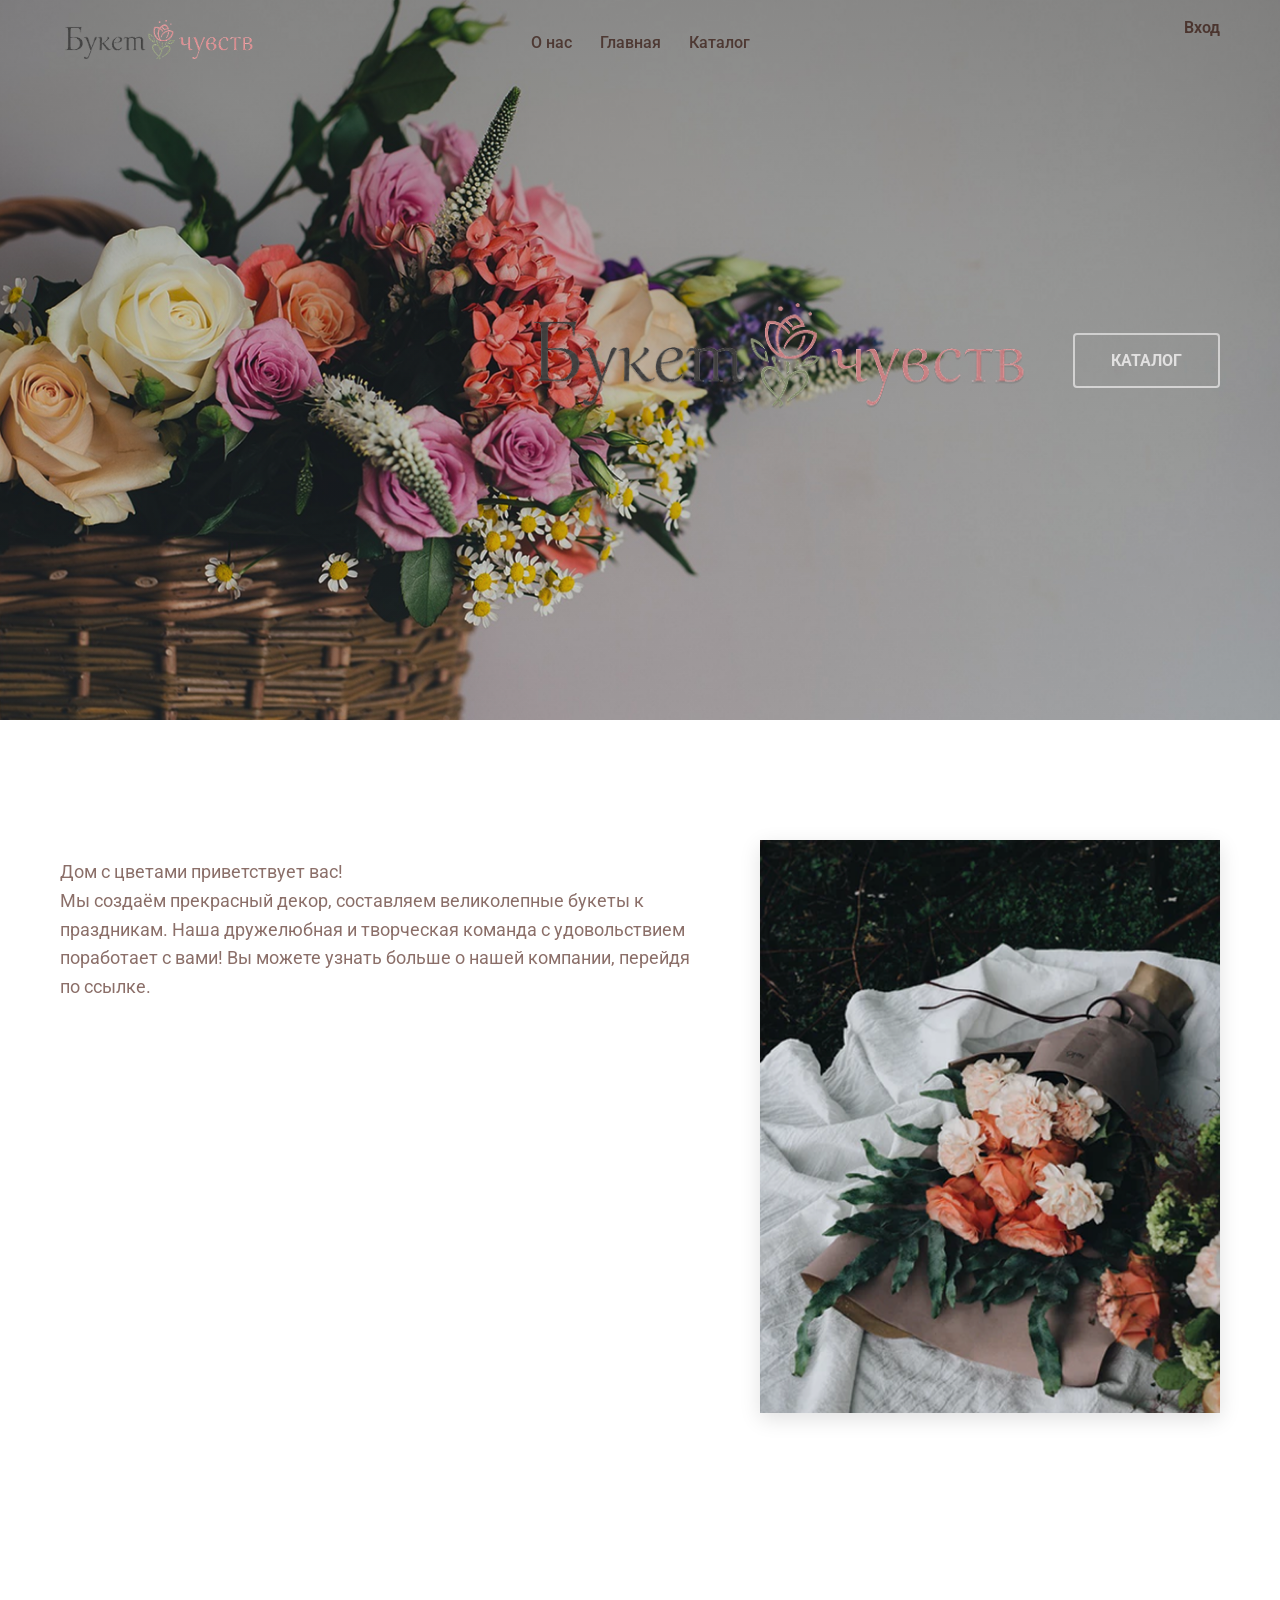
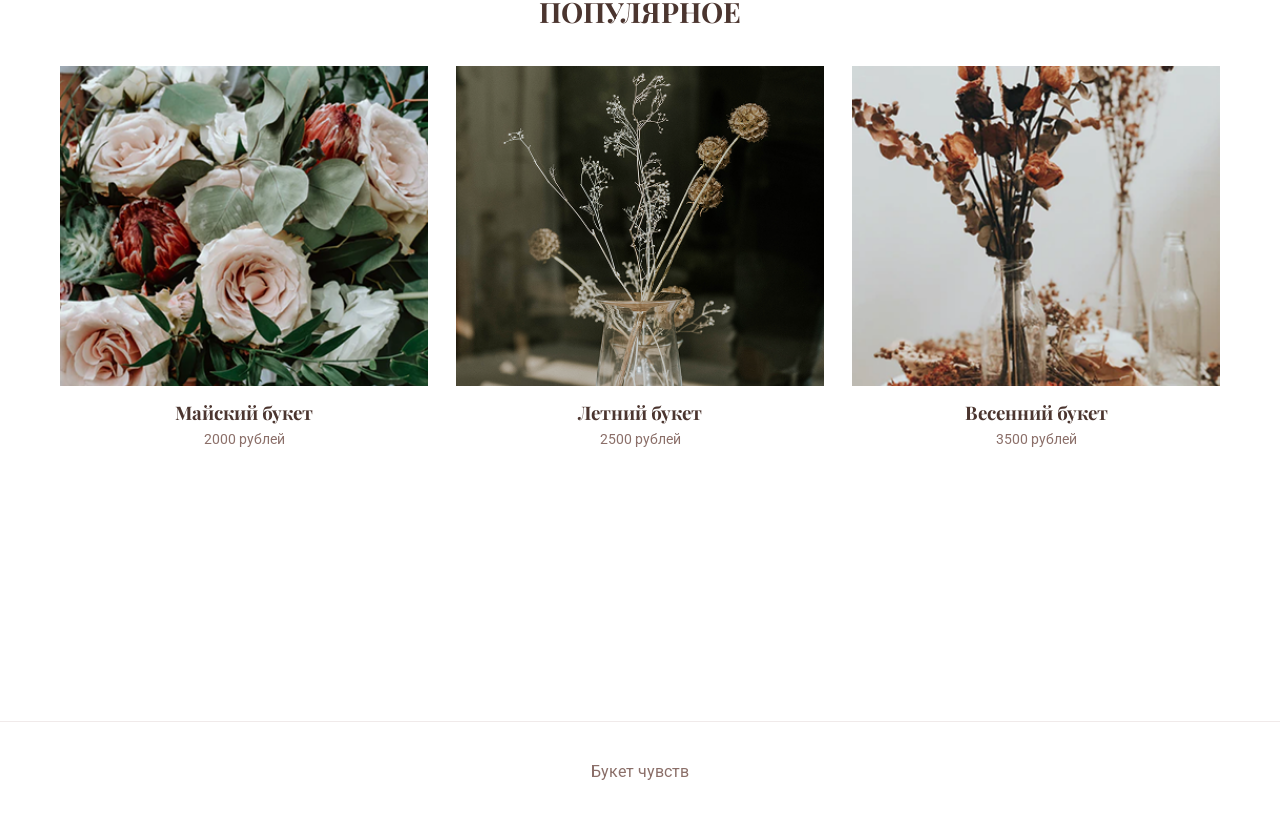
<file: flower/index.html>
<!doctype html>
<html lang="ru">
<head>
  <meta charset="utf-8">
  <meta name="viewport" content="width=device-width, initial-scale=1">
  <title>Букет чувств — Практика верстки</title>
  <link href="https://fonts.googleapis.com/css2?family=Playfair+Display:wght@400;700&family=Roboto:wght@300;400;700&display=swap" rel="stylesheet">
  <link rel="stylesheet" href="styles.css">
</head>
<body>
  <header class="site-header">
    <div class="wrap header-inner">
      <img src="img/logo.png" alt="Логотип Букет чувств" class="logo">
      <nav class="main-nav">
        <a href="about.html">О нас</a>
        <a href="index.html">Главная</a>
        <a href="#catalog">Каталог</a>
      </nav>
      <a class="login" href="login.html">Вход</a>
    </div>
  </header>

  <section class="hero">
    <div class="hero-inner wrap">
      <div class="hero-brand">
        <img src="img/logo.png" alt="Букет чувств"/>
      </div>
      <a href="#catalog" class="btn outline large">КАТАЛОГ</a>
    </div>
  </section>

  <main>
    <section class="intro wrap" id="about">
      <div class="intro-text">
        <p>Дом с цветами приветствует вас!<br>
        Мы создаём прекрасный декор, составляем великолепные букеты к праздникам. Наша дружелюбная и творческая команда с удовольствием поработает с вами! Вы можете узнать больше о нашей компании, перейдя по ссылке.</p>
        <a class="btn outline">БОЛЬШЕ</a>
      </div>
      <div class="intro-image">
        <img src="img/forvibe1.png" alt="Букет на ткани">
      </div>
    </section>

    <section class="popular wrap">
      <h2 class="section-title">ПОПУЛЯРНОЕ</h2>
      <div class="grid products">
        <article class="card">
          <img src="img/tovar1.png" alt="Майский букет">
          <h3>Майский букет</h3>
          <div class="price">2000 рублей</div>
        </article>
        <article class="card">
          <img src="img/tovar2.png" alt="Летний букет">
          <h3>Летний букет</h3>
          <div class="price">2500 рублей</div>
        </article>
        <article class="card">
          <img src="img/tovar3.png" alt="Весенний букет">
          <h3>Весенний букет</h3>
          <div class="price">3500 рублей</div>
        </article>
      </div>
      <div class="center"><a class="btn outline">БОЛЬШЕ</a></div>
      <div class="center"><a href="#catalog" class="btn outline">КАТАЛОГ</a></div>
    </section>
  </main>

  <footer class="site-footer">
    <div class="wrap">Букет чувств</div>
  </footer>
</body>
</html>
</file>
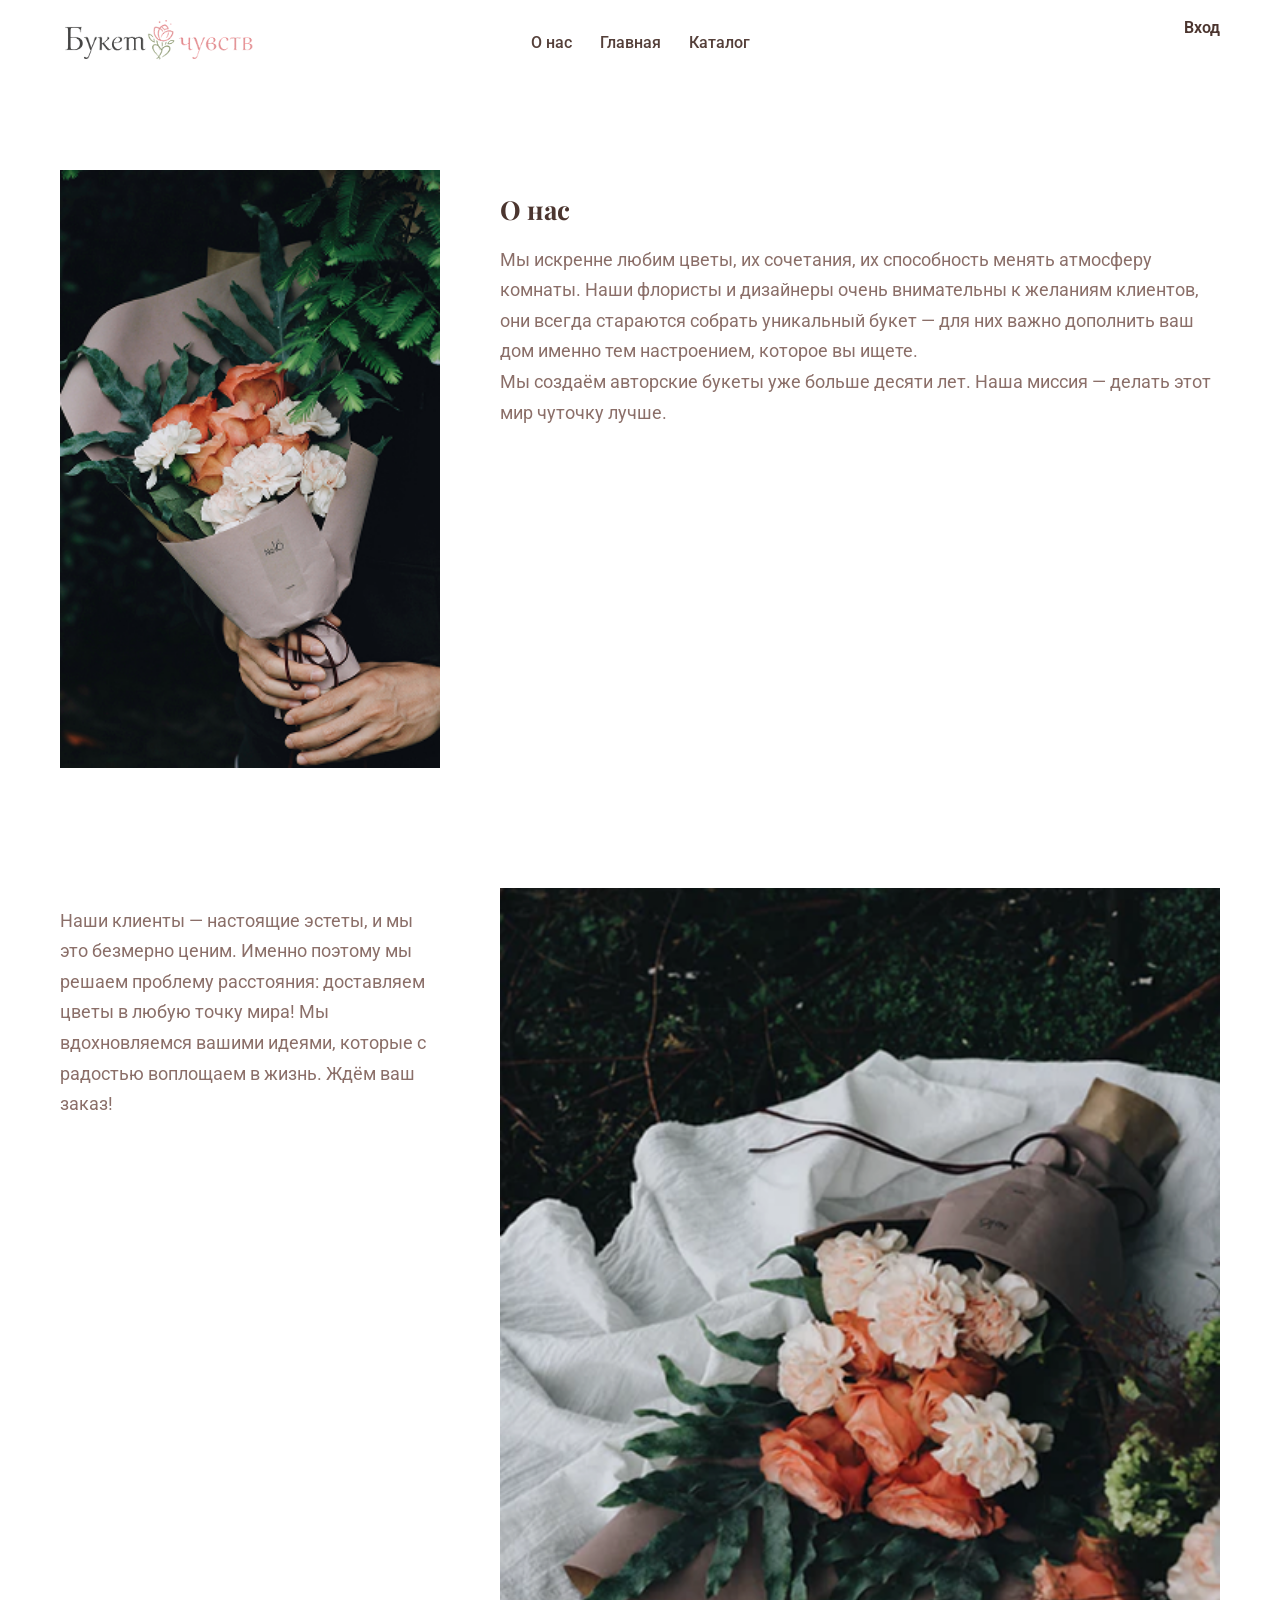
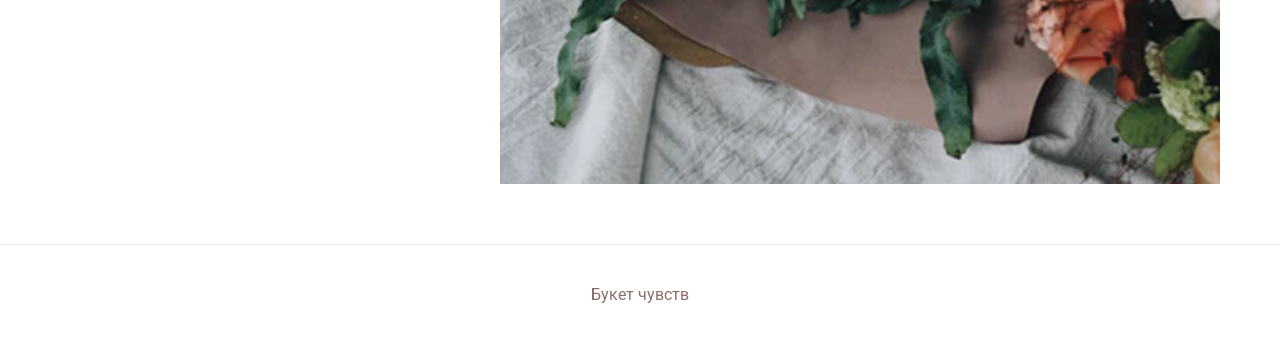
<file: flower/about.html>
<!doctype html>
<html lang="ru">
<head>
  <meta charset="utf-8">
  <meta name="viewport" content="width=device-width, initial-scale=1">
  <title>О нас — Букет чувств</title>
  <link href="https://fonts.googleapis.com/css2?family=Playfair+Display:wght@400;700&family=Roboto:wght@300;400;700&display=swap" rel="stylesheet">
  <link rel="stylesheet" href="styles.css">
</head>
<body>
  <header class="site-header">
    <div class="wrap header-inner">
      <img src="img/logo.png" alt="Логотип Букет чувств" class="logo">
      <nav class="main-nav">
        <a href="about.html">О нас</a>
        <a href="index.html">Главная</a>
        <a href="#catalog">Каталог</a>
      </nav>
      <a class="login" href="login.html">Вход</a>
    </div>
  </header>

  <main class="about-hero">
    <section class="about-grid wrap">
      <div>
        <img src="img/forvibe3.png" alt="Букет в руках">
      </div>
      <div>
        <h1 class="about-title">О нас</h1>
        <p class="lead">Мы искренне любим цветы, их сочетания, их способность менять атмосферу комнаты. Наши флористы и дизайнеры очень внимательны к желаниям клиентов, они всегда стараются собрать уникальный букет — для них важно дополнить ваш дом именно тем настроением, которое вы ищете.<br>
        Мы создаём авторские букеты уже больше десяти лет. Наша миссия — делать этот мир чуточку лучше.</p>
      </div>
    </section>

    <section class="about-grid wrap">
      <div>
        <p class="lead">Наши клиенты — настоящие эстеты, и мы это безмерно ценим. Именно поэтому мы решаем проблему расстояния: доставляем цветы в любую точку мира! Мы вдохновляемся вашими идеями, которые с радостью воплощаем в жизнь. Ждём ваш заказ!</p>
      </div>
      <div>
        <img src="img/forvibe1.png" alt="Букеты на ткани">
      </div>
    </section>
  </main>

  <footer class="site-footer">
    <div class="wrap">Букет чувств</div>
  </footer>
</body>
</html>
</file>
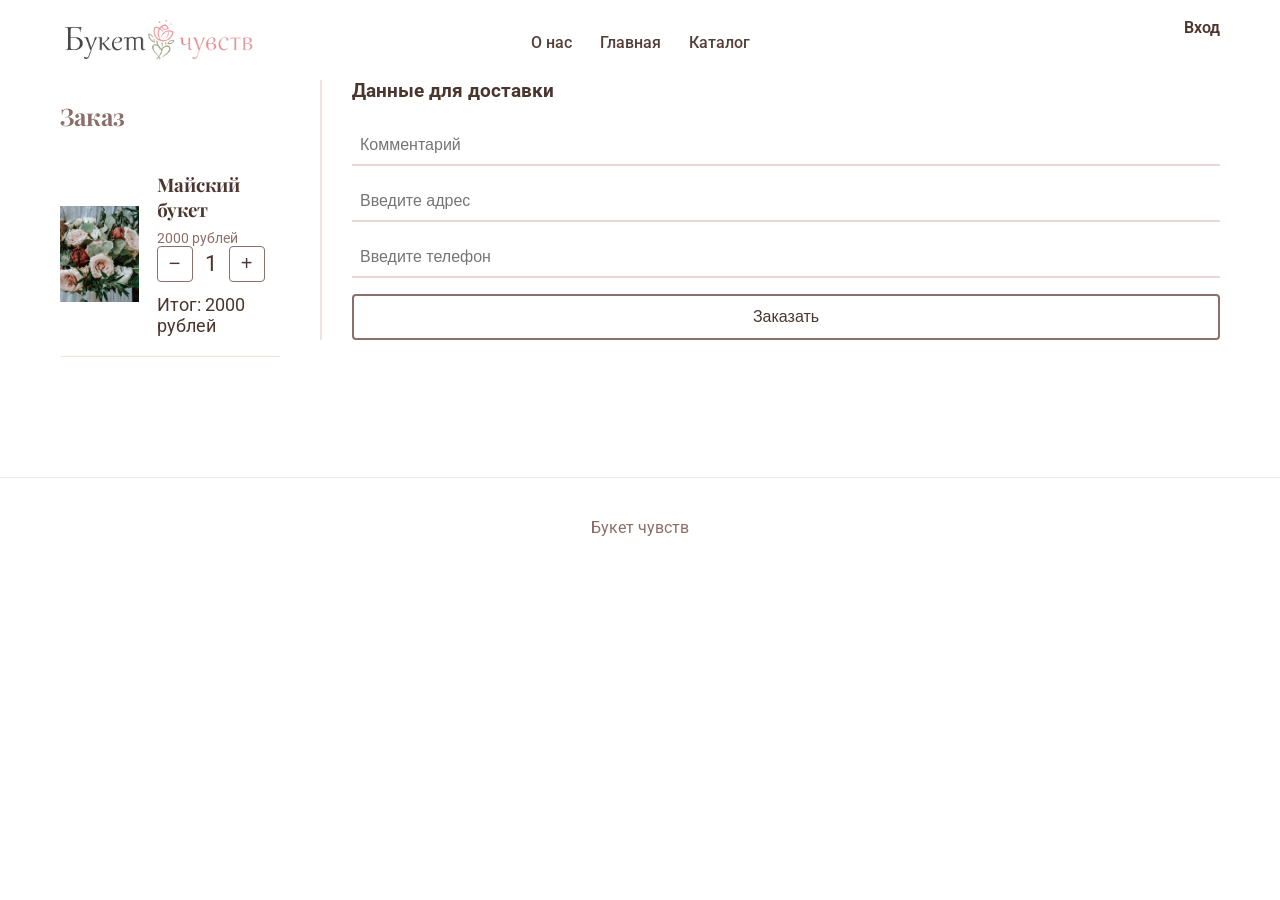
<file: flower/cart.html>
<!doctype html>
<html lang="ru">
<head>
  <meta charset="utf-8">
  <meta name="viewport" content="width=device-width, initial-scale=1">
  <title>Корзина — Букет чувств</title>
  <link href="https://fonts.googleapis.com/css2?family=Playfair+Display:wght@400;700&family=Roboto:wght@300;400;700&display=swap" rel="stylesheet">
  <link rel="stylesheet" href="styles.css">
</head>
<body>
  <header class="site-header">
    <div class="wrap header-inner">
      <img src="img/logo.png" alt="Логотип" class="logo">
      <nav class="main-nav">
        <a href="about.html">О нас</a>
        <a href="index.html">Главная</a>
        <a href="catalog.html">Каталог</a>
      </nav>
      <a class="login" href="login.html">Вход</a>
    </div>
  </header>

  <main class="cart-wrap">
    <div class="wrap cart-grid">
      <div>
        <h2 style="font-family:'Playfair Display',serif;color:var(--muted)">Заказ</h2>

        <div class="cart-item" data-price="2000">
          <img src="img/tovar1.png" alt="Майский букет">
          <div>
            <h3 style="margin:0 0 8px;font-family:'Playfair Display',serif">Майский букет</h3>
            <div class="price">2000 рублей</div>
            <div class="qty">
              <button class="dec">−</button>
              <div class="value">1</div>
              <button class="inc">+</button>
            </div>
            <div class="cart-total" id="cart-total">Итог: 2000 рублей</div>
          </div>
        </div>

      </div>

      <aside class="cart-summary">
        <h3 style="margin-top:0">Данные для доставки</h3>
        <form class="cart-form">
          <input class="cart-input" placeholder="Комментарий">
          <input class="cart-input" placeholder="Введите адрес">
          <input class="cart-input" placeholder="Введите телефон">
          <button class="place-order" type="button">Заказать</button>
        </form>
      </aside>
    </div>
  </main>

  <footer class="site-footer">
    <div class="wrap">Букет чувств</div>
  </footer>

  <script src="cart.js"></script>
</body>
</html>
</file>
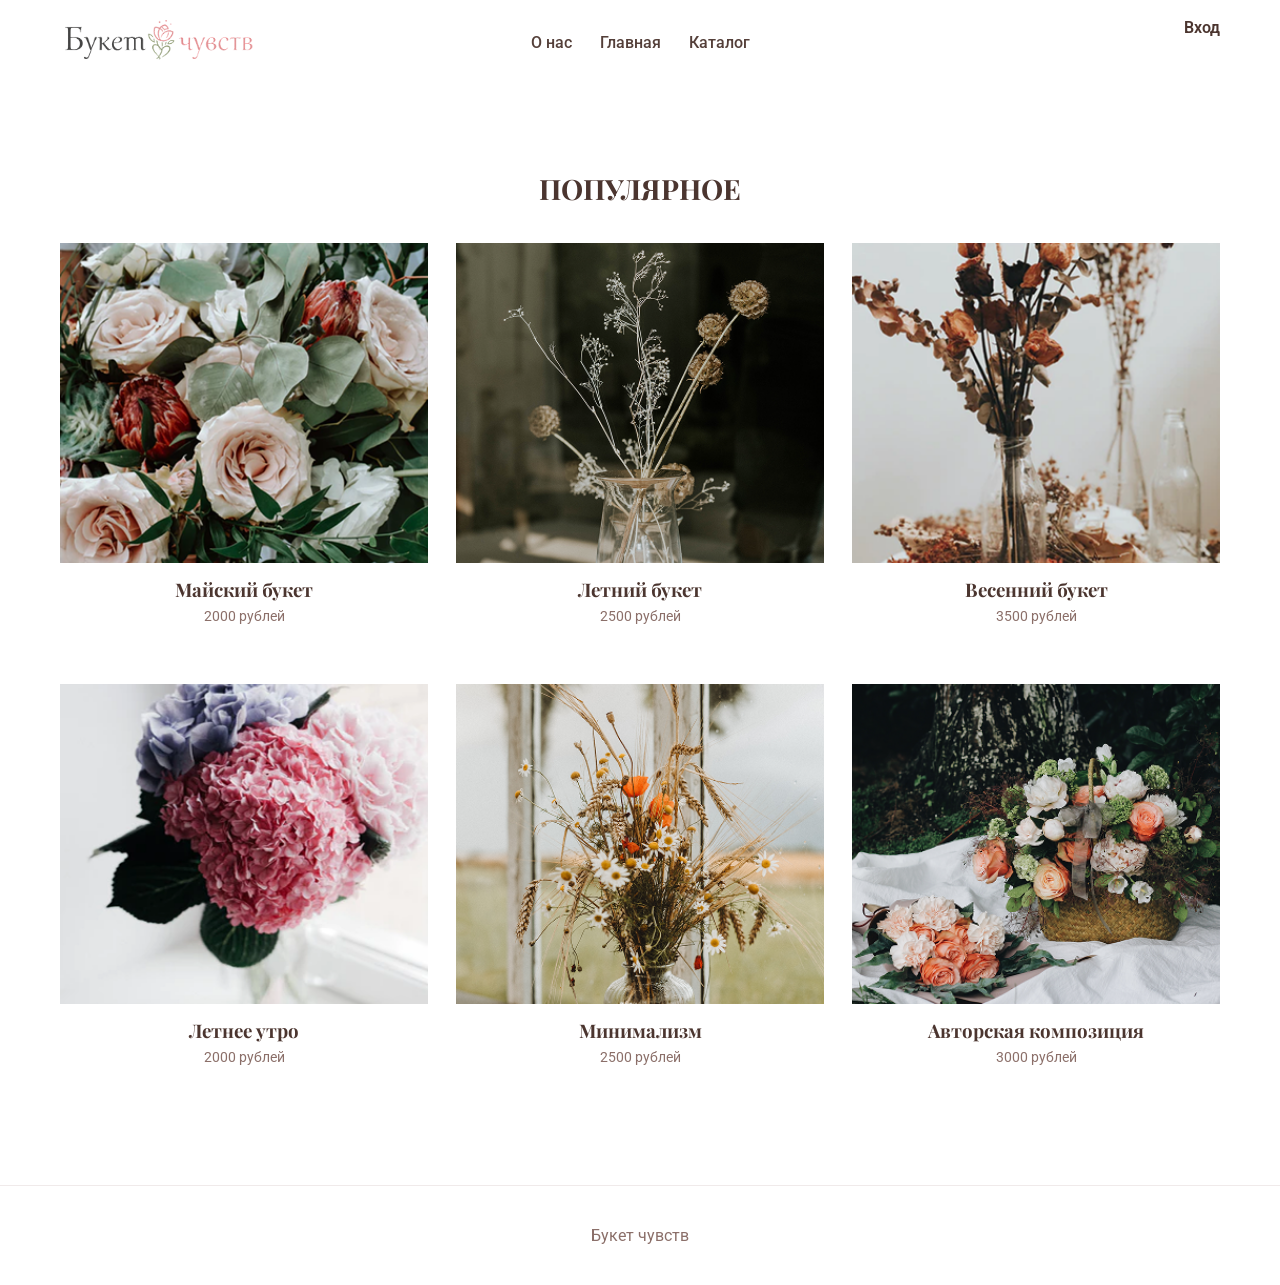
<file: flower/catalog.html>
<!doctype html>
<html lang="ru">
<head>
  <meta charset="utf-8">
  <meta name="viewport" content="width=device-width, initial-scale=1">
  <title>Каталог — Букет чувств</title>
  <link href="https://fonts.googleapis.com/css2?family=Playfair+Display:wght@400;700&family=Roboto:wght@300;400;700&display=swap" rel="stylesheet">
  <link rel="stylesheet" href="styles.css">
</head>
<body>
  <header class="site-header">
    <div class="wrap header-inner">
      <img src="img/logo.png" alt="Логотип Букет чувств" class="logo">
      <nav class="main-nav">
        <a href="about.html">О нас</a>
        <a href="index.html">Главная</a>
        <a href="catalog.html">Каталог</a>
      </nav>
      <a class="login" href="login.html">Вход</a>
    </div>
  </header>

  <main style="padding-top:110px">
    <section class="popular wrap">
      <h2 class="section-title">ПОПУЛЯРНОЕ</h2>
      <div class="grid products">
        <article class="card">
          <img src="img/tovar1.png" alt="Майский букет">
          <h3>Майский букет</h3>
          <div class="price">2000 рублей</div>
        </article>
        <article class="card">
          <img src="img/tovar2.png" alt="Летний букет">
          <h3>Летний букет</h3>
          <div class="price">2500 рублей</div>
        </article>
        <article class="card">
          <img src="img/tovar3.png" alt="Весенний букет">
          <h3>Весенний букет</h3>
          <div class="price">3500 рублей</div>
        </article>
      </div>

      <div style="height:60px"></div>

      <div class="grid products">
        <article class="card">
          <img src="img/tovar4.png" alt="Летнее утро">
          <h3>Летнее утро</h3>
          <div class="price">2000 рублей</div>
        </article>
        <article class="card">
          <img src="img/tovar5.png" alt="Минимализм">
          <h3>Минимализм</h3>
          <div class="price">2500 рублей</div>
        </article>
        <article class="card">
          <img src="img/forvibe2.png" alt="Композиция">
          <h3>Авторская композиция</h3>
          <div class="price">3000 рублей</div>
        </article>
      </div>

    </section>
  </main>

  <footer class="site-footer">
    <div class="wrap">Букет чувств</div>
  </footer>
</body>
</html>
</file>
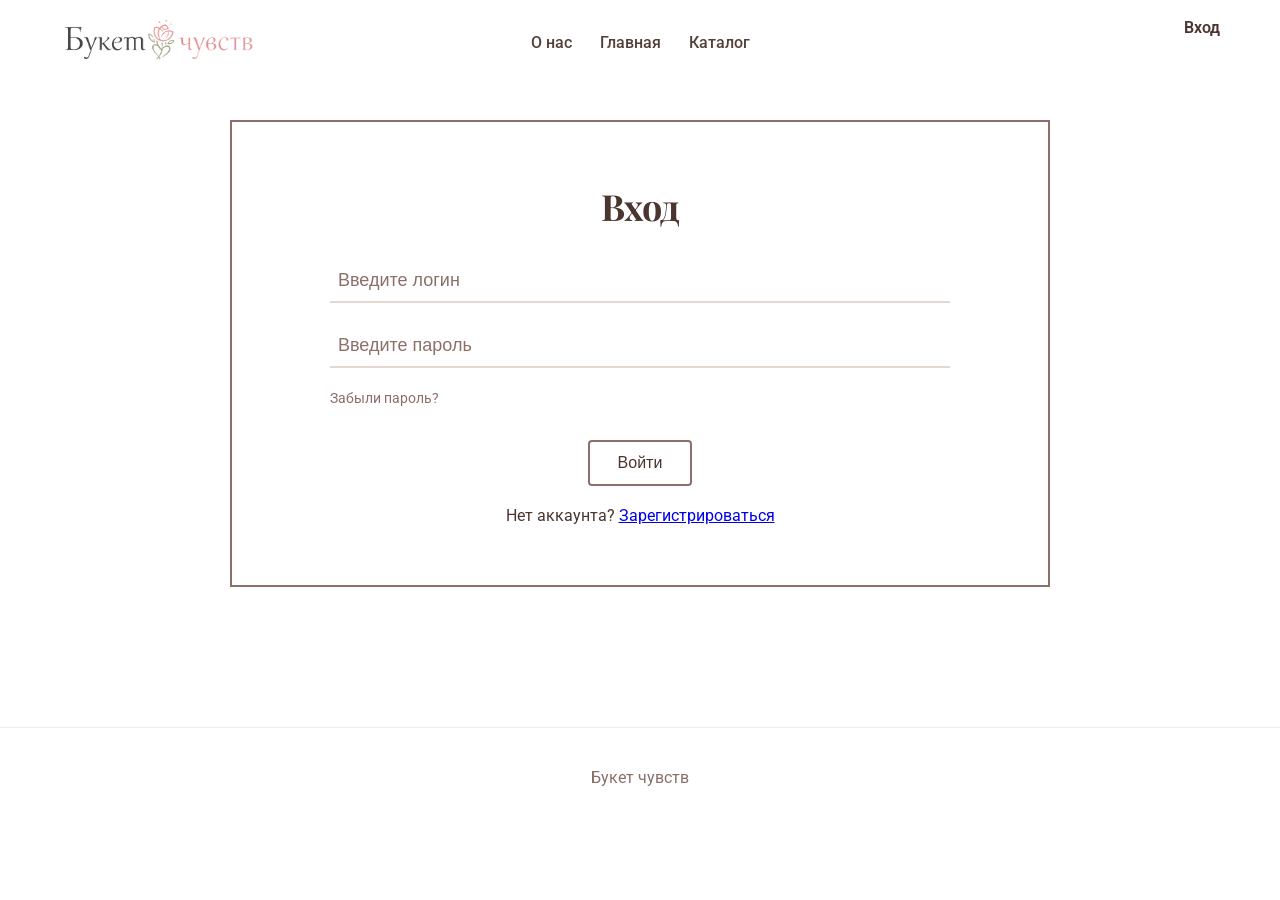
<file: flower/login.html>
<!doctype html>
<html lang="ru">
<head>
  <meta charset="utf-8">
  <meta name="viewport" content="width=device-width, initial-scale=1">
  <title>Вход — Букет чувств</title>
  <link href="https://fonts.googleapis.com/css2?family=Playfair+Display:wght@400;700&family=Roboto:wght@300;400;700&display=swap" rel="stylesheet">
  <link rel="stylesheet" href="styles.css">
</head>
<body>
  <header class="site-header">
    <div class="wrap header-inner">
      <img src="img/logo.png" alt="Логотип" class="logo">
      <nav class="main-nav">
        <a href="about.html">О нас</a>
        <a href="index.html">Главная</a>
        <a href="catalog.html">Каталог</a>
      </nav>
      <a class="login" href="login.html">Вход</a>
    </div>
  </header>

  <main class="auth-wrap">
    <div class="auth-box">
      <h1 class="auth-title">Вход</h1>
      <form class="auth-form" action="#" method="post">
        <input class="auth-input" type="text" name="login" placeholder="Введите логин">
        <input class="auth-input" type="password" name="password" placeholder="Введите пароль">
        <div class="auth-row">
          <a class="forgot" href="#">Забыли пароль?</a>
        </div>
        <div class="auth-actions">
          <button class="auth-btn" type="submit">Войти</button>
          <div class="auth-note">Нет аккаунта? <a href="register.html">Зарегистрироваться</a></div>
        </div>
      </form>
    </div>
  </main>

  <footer class="site-footer">
    <div class="wrap">Букет чувств</div>
  </footer>
</body>
</html>
</file>
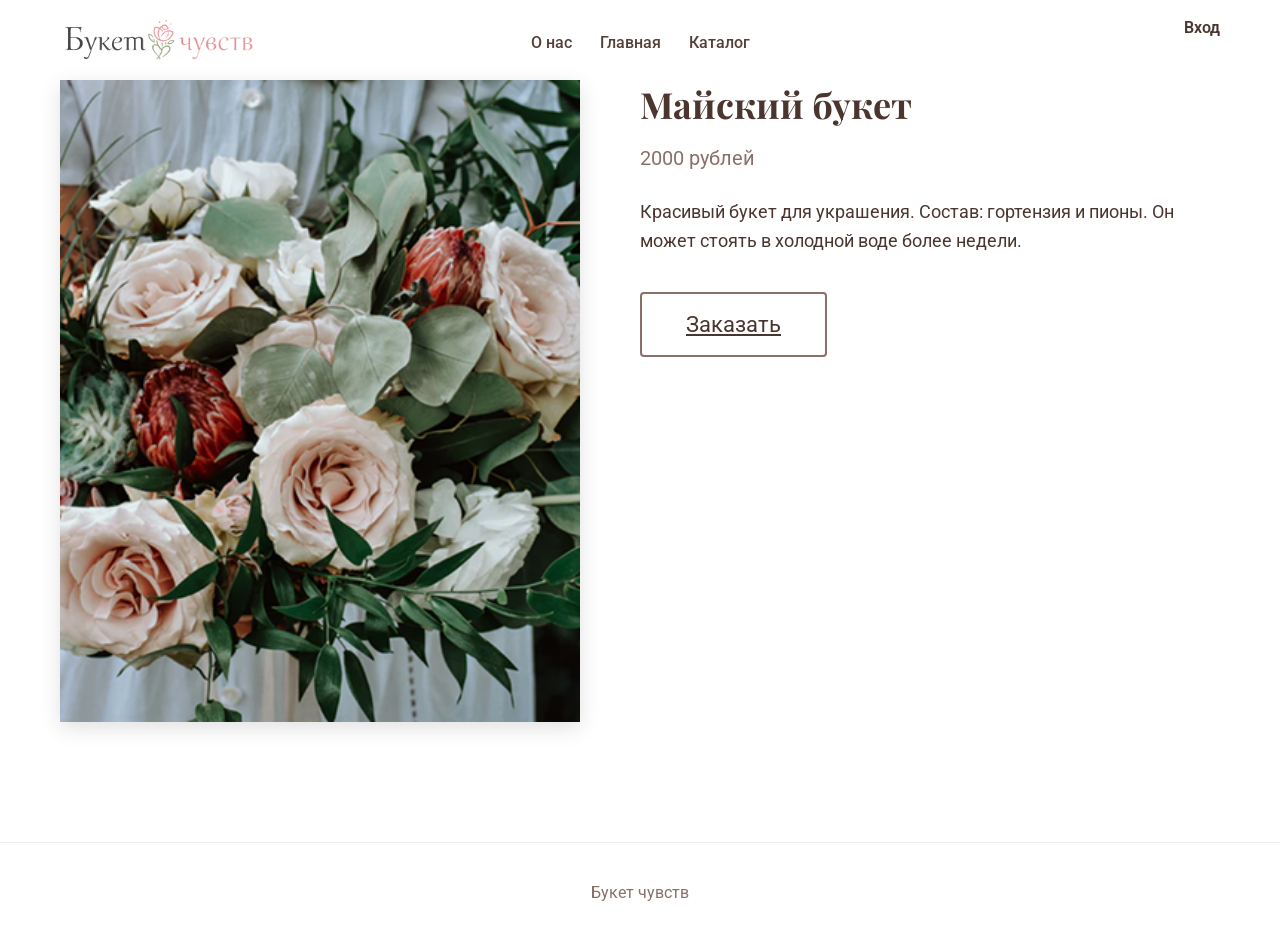
<file: flower/product.html>
<!doctype html>
<html lang="ru">
<head>
  <meta charset="utf-8">
  <meta name="viewport" content="width=device-width, initial-scale=1">
  <title>Майский букет — Букет чувств</title>
  <link href="https://fonts.googleapis.com/css2?family=Playfair+Display:wght@400;700&family=Roboto:wght@300;400;700&display=swap" rel="stylesheet">
  <link rel="stylesheet" href="styles.css">
</head>
<body>
  <header class="site-header">
    <div class="wrap header-inner">
      <img src="img/logo.png" alt="Логотип Букет чувств" class="logo">
      <nav class="main-nav">
        <a href="about.html">О нас</a>
        <a href="index.html">Главная</a>
        <a href="catalog.html">Каталог</a>
      </nav>
      <a class="login" href="login.html">Вход</a>
    </div>
  </header>

  <main class="product-wrap">
    <div class="wrap product-grid">
      <div>
        <img src="img/tovar1.png" alt="Майский букет">
      </div>
      <div>
        <h1 class="product-title">Майский букет</h1>
        <div class="product-price">2000 рублей</div>
        <p class="product-desc">Красивый букет для украшения. Состав: гортензия и пионы. Он может стоять в холодной воде более недели.</p>
        <a href="#" class="order-btn">Заказать</a>
      </div>
    </div>
  </main>

  <footer class="site-footer">
    <div class="wrap">Букет чувств</div>
  </footer>
</body>
</html>
</file>
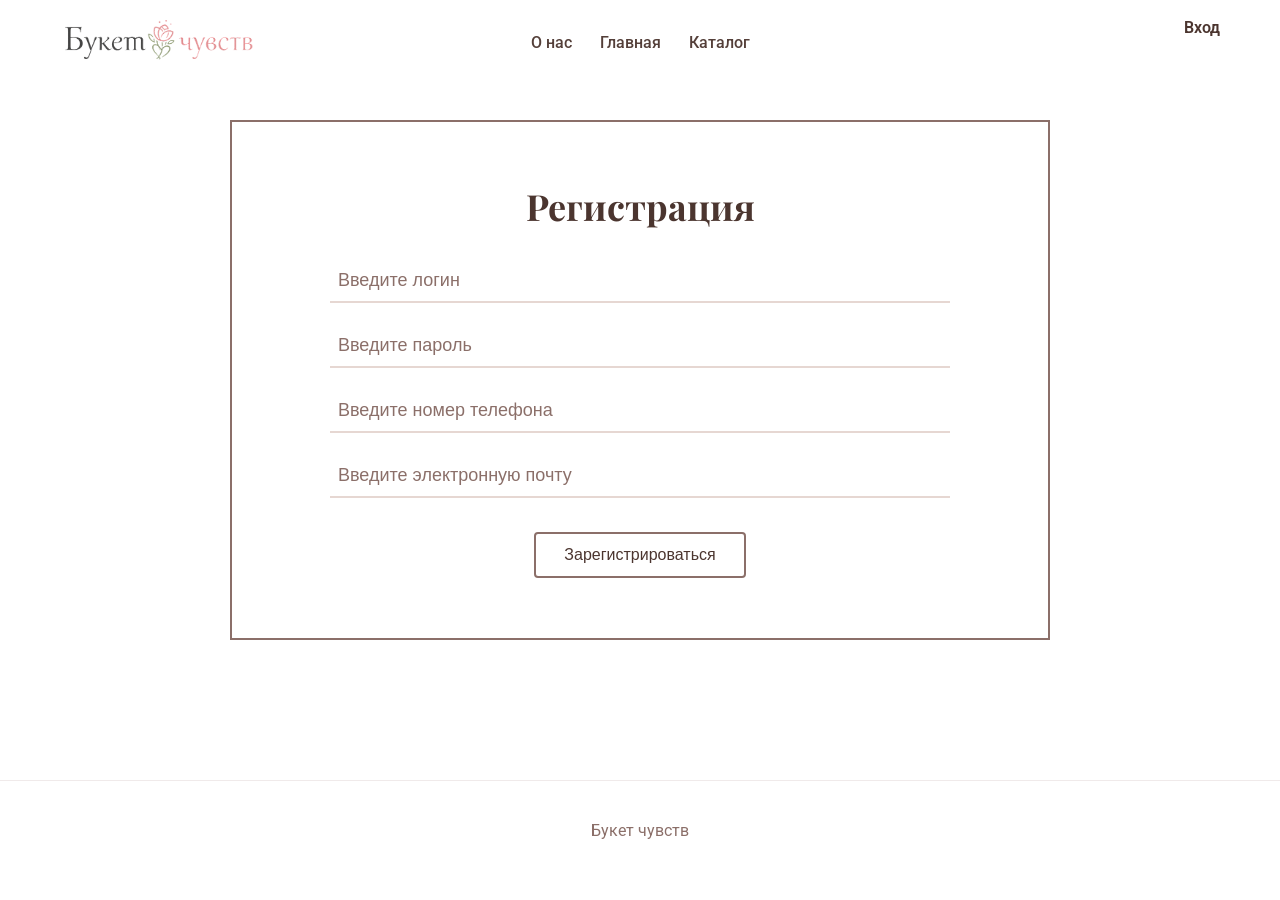
<file: flower/register.html>
<!doctype html>
<html lang="ru">
<head>
  <meta charset="utf-8">
  <meta name="viewport" content="width=device-width, initial-scale=1">
  <title>Регистрация — Букет чувств</title>
  <link href="https://fonts.googleapis.com/css2?family=Playfair+Display:wght@400;700&family=Roboto:wght@300;400;700&display=swap" rel="stylesheet">
  <link rel="stylesheet" href="styles.css">
</head>
<body>
  <header class="site-header">
    <div class="wrap header-inner">
      <img src="img/logo.png" alt="Логотип" class="logo">
      <nav class="main-nav">
        <a href="about.html">О нас</a>
        <a href="index.html">Главная</a>
        <a href="catalog.html">Каталог</a>
      </nav>
      <a class="login" href="login.html">Вход</a>
    </div>
  </header>

  <main class="auth-wrap">
    <div class="auth-box">
      <h1 class="auth-title">Регистрация</h1>
      <form class="auth-form" action="#" method="post">
        <input class="auth-input" type="text" name="login" placeholder="Введите логин">
        <input class="auth-input" type="password" name="password" placeholder="Введите пароль">
        <input class="auth-input" type="tel" name="phone" placeholder="Введите номер телефона">
        <input class="auth-input" type="email" name="email" placeholder="Введите электронную почту">
        <div class="auth-actions">
          <button class="auth-btn" type="submit">Зарегистрироваться</button>
        </div>
      </form>
    </div>
  </main>

  <footer class="site-footer">
    <div class="wrap">Букет чувств</div>
  </footer>
</body>
</html>
</file>
<file: flower/styles.css>
:root{
  --accent:#b87e74;
  --text:#4b352f;
  --muted:#8b6f69;
  --max-width:1200px;
}
*{box-sizing:border-box}
html,body{height:100%}
body{
  margin:0;
  font-family:Roboto, sans-serif;
  color:var(--text);
  background:#fff;
}
.wrap{max-width:var(--max-width);margin:0 auto;padding:0 20px}
.site-header{position:fixed;left:0;right:0;top:0;z-index:30}
.header-inner{display:flex;align-items:center;justify-content:center;height:84px;position:relative}
.main-nav{position:absolute;left:50%;transform:translateX(-50%);display:flex;gap:28px}
.main-nav a{color:var(--text);text-decoration:none;font-weight:500;opacity:0.95}
.logo{height:42px;position:absolute;left:20px;top:20px}
.login{position:absolute;right:20px;top:18px;color:var(--text);text-decoration:none;font-weight:600}

.hero{position:relative;background-image:url('img/background.png');background-size:cover;background-position:center;height:720px;display:flex;align-items:center}
.hero::after{content:'';position:absolute;left:0;right:0;top:0;height:720px;background:linear-gradient(180deg,rgba(20,12,11,0.25),rgba(255,255,255,0.03));pointer-events:none}
.hero-inner{display:flex;align-items:center;justify-content:flex-end;gap:40px;padding:80px 20px;width:100%}
.hero-brand img{height:110px;filter:drop-shadow(0 2px 0 rgba(0,0,0,0.12))}
.btn{display:inline-block;padding:12px 28px;border-radius:4px;text-decoration:none;color:var(--text);font-weight:700}
.btn.large{padding:16px 36px}
.btn.outline{border:2px solid rgba(255,255,255,0.8);background:transparent;color:#fff}

.intro{display:grid;grid-template-columns:1fr 460px;gap:40px;padding:120px 20px}
.intro-text p{line-height:1.6;color:var(--muted);max-width:640px;font-size:18px}
.intro-image img{width:100%;height:auto;display:block;box-shadow:0 6px 20px rgba(0,0,0,0.12)}

.popular{padding:40px 20px 120px}
.section-title{text-align:center;font-family:'Playfair Display',serif;color:var(--text);font-size:28px;margin:20px 0 36px}
.products{display:grid;grid-template-columns:repeat(3,1fr);gap:28px}
.card{background:transparent;text-align:center}
.card img{width:100%;height:320px;object-fit:cover;display:block}
.card h3{font-family:'Playfair Display',serif;margin:14px 0 6px;color:var(--text)}
.price{color:var(--muted);font-size:14px}
.center{text-align:center;margin-top:30px}

.site-footer{padding:40px 20px;text-align:center;color:var(--muted);border-top:1px solid #f0eaea}

/* About page helpers */
.about-hero{padding-top:110px}
.about-grid{display:grid;grid-template-columns:380px 1fr;gap:60px;align-items:start;padding:60px 20px}
.about-grid img{width:100%;height:auto;display:block}
.about-title{font-family:'Playfair Display',serif;color:var(--text);font-size:26px;margin-bottom:12px}
.lead{color:var(--muted);line-height:1.7;font-size:18px}

/* Product detail */
.product-wrap{padding:80px 20px 120px}
.product-grid{display:grid;grid-template-columns:520px 1fr;gap:60px;align-items:start}
.product-grid img{width:100%;height:auto;display:block;box-shadow:0 6px 20px rgba(0,0,0,0.12)}
.product-title{font-family:'Playfair Display',serif;font-size:36px;color:var(--text);margin:0 0 18px}
.product-price{color:var(--muted);font-size:20px;margin:12px 0 28px}
.product-desc{font-size:18px;line-height:1.6;color:var(--text);margin-bottom:36px}
.order-btn{display:inline-block;padding:18px 44px;border:2px solid var(--muted);background:transparent;color:var(--text);font-size:22px;border-radius:4px}

/* Auth (login/register) */
.auth-wrap{padding:120px 20px 140px}
.auth-box{max-width:820px;margin:0 auto;border:2px solid var(--muted);padding:60px;background:#fff}
.auth-title{font-family:'Playfair Display',serif;font-size:36px;text-align:center;color:var(--text);margin:0 0 30px}
.auth-form{max-width:620px;margin:0 auto;display:flex;flex-direction:column;gap:22px}
.auth-input{border:0;border-bottom:2px solid #e6d7d2;padding:10px 8px;font-size:18px;color:var(--muted);outline:none}
.auth-input::placeholder{color:var(--muted)}
.auth-actions{display:flex;flex-direction:column;align-items:center;margin-top:12px;gap:14px}
.auth-btn{padding:12px 28px;border:2px solid var(--muted);background:transparent;color:var(--text);font-size:16px;border-radius:4px}
.auth-note{text-align:center;color:var(--text);margin-top:6px}
.auth-row{display:flex;justify-content:space-between;align-items:center}
.forgot{color:var(--muted);font-size:14px;text-decoration:none}

/* Cart */
.cart-wrap{padding:80px 20px 120px}
.cart-grid{display:grid;grid-template-columns:220px 1fr;gap:40px;align-items:start}
.cart-item{display:flex;gap:18px;align-items:center;padding:20px 0;border-bottom:1px solid #efe3df}
.cart-item img{width:96px;height:96px;object-fit:cover}
.qty{display:flex;gap:12px;align-items:center;font-size:22px}
.qty button{background:none;border:1px solid var(--muted);width:36px;height:36px;border-radius:4px;font-size:20px;color:var(--text)}
.cart-summary{border-left:2px solid #efe3df;padding-left:30px}
.cart-total{font-size:18px;color:var(--text);margin-top:12px}
.cart-form{margin-top:24px;display:flex;flex-direction:column;gap:16px}
.cart-input{border:0;border-bottom:2px solid #e6d7d2;padding:10px 8px;font-size:16px;color:var(--muted)}
.place-order{padding:12px 22px;border:2px solid var(--muted);background:transparent;color:var(--text);font-size:16px;border-radius:4px}

@media(max-width:900px){
  .intro{grid-template-columns:1fr;padding:60px 20px}
  .products{grid-template-columns:repeat(2,1fr)}
  .hero{height:520px}
}
@media(max-width:560px){
  .products{grid-template-columns:1fr}
  .hero{height:420px}
  .hero-inner{justify-content:center}
  .logo{display:block;left:12px}
  .main-nav{display:none}
  .product-grid{grid-template-columns:1fr;gap:24px}
  .auth-box{padding:40px}
  .auth-title{font-size:28px}
}
</file>
